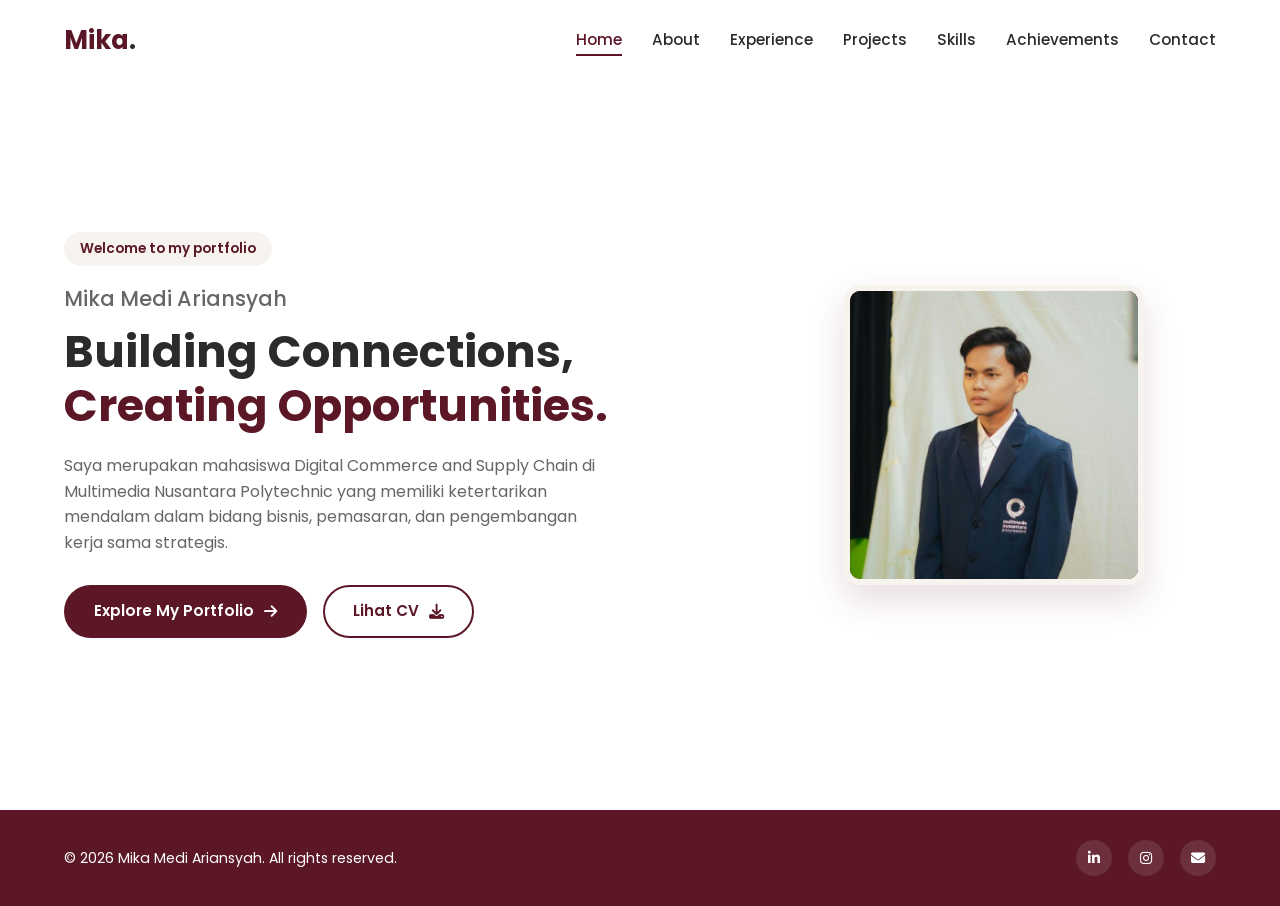
<file: index.html>
<!DOCTYPE html>
<html lang="id">
<head>
    <meta charset="UTF-8">
    <meta name="viewport" content="width=device-width, initial-scale=1.0">
    <title>Home | Mika Medi Ariansyah</title>
    <!-- Google Fonts: Poppins -->
    <link rel="preconnect" href="https://fonts.googleapis.com">
    <link rel="preconnect" href="https://fonts.gstatic.com" crossorigin>
    <link href="https://fonts.googleapis.com/css2?family=Poppins:wght@300;400;500;600;700&display=swap" rel="stylesheet">
    <!-- Font Awesome Icons -->
    <link rel="stylesheet" href="https://cdnjs.cloudflare.com/ajax/libs/font-awesome/6.4.0/css/all.min.css">
    <!-- Custom CSS -->
    <link rel="stylesheet" href="style.css">
</head>
<body>
    <!-- NAVBAR -->
    <header class="navbar" id="navbar">
        <div class="container nav-container">
            <a href="index.html" class="logo">Mika<span>.</span></a>
            
            <nav class="nav-menu" id="nav-menu">
                <ul class="nav-list">
                    <li><a href="index.html" class="nav-link active">Home</a></li>
                    <li><a href="about.html" class="nav-link">About</a></li>
                    <li><a href="experience.html" class="nav-link">Experience</a></li>
                    <li><a href="projects.html" class="nav-link">Projects</a></li>
                    <li><a href="skills.html" class="nav-link">Skills</a></li>
                    <li><a href="achievements.html" class="nav-link">Achievements</a></li>
                    <li><a href="contact.html" class="nav-link">Contact</a></li>
                </ul>
            </nav>

            <div class="hamburger" id="hamburger">
                <span class="bar"></span>
                <span class="bar"></span>
                <span class="bar"></span>
            </div>
        </div>
    </header>

    <!-- SECTION 1: HERO / HOME -->
    <section class="hero" id="home">
        <div class="container hero-container">
            <div class="hero-content reveal">
                <span class="badge">Welcome to my portfolio</span>
                <h1 class="hero-name">Mika Medi Ariansyah</h1>
                <h2 class="hero-headline">Building Connections, <span>Creating Opportunities.</span></h2>
                <p class="hero-desc">
                    Saya merupakan mahasiswa Digital Commerce and Supply Chain di Multimedia Nusantara Polytechnic yang memiliki ketertarikan mendalam dalam bidang bisnis, pemasaran, dan pengembangan kerja sama strategis.
                </p>
                <div class="hero-buttons">
                    <a href="projects.html" class="btn btn-primary">Explore My Portfolio <i class="fa-solid fa-arrow-right"></i></a>
                    <a href="CV - PART TIME.pdf" target="_blank" class="btn btn-outline">Lihat CV <i class="fa-solid fa-download"></i></a>
                </div>
            </div>
            
            <div class="hero-image reveal">
                <div class="image-wrapper">
                    <div class="profile-avatar">
                        <img src="Foto-Mika.jpeg" alt="Mika Medi Ariansyah">
                    </div>
                </div>
            </div>
        </div>
    </section>
    <!-- FOOTER -->
    <footer class="footer">
        <div class="container footer-container">
            <p>&copy; 2026 Mika Medi Ariansyah. All rights reserved.</p>
            <div class="social-links">
                <a href="#" aria-label="LinkedIn"><i class="fa-brands fa-linkedin-in"></i></a>
                <a href="#" aria-label="Instagram"><i class="fa-brands fa-instagram"></i></a>
                <a href="#" aria-label="Email"><i class="fa-solid fa-envelope"></i></a>
            </div>
        </div>
    </footer>

    <!-- BACK TO TOP BUTTON -->
    <button class="back-to-top" id="back-to-top" aria-label="Back to Top">
        <i class="fa-solid fa-chevron-up"></i>
    </button>

    <!-- PROJECT MODAL -->
    <div class="modal-overlay" id="project-modal">
        <div class="modal-content">
            <button class="modal-close" id="modal-close">&times;</button>
            <h3 id="modal-title">Project Detail</h3>
            <p id="modal-category" class="modal-cat-tag">Category</p>
            <p id="modal-desc">Detail deskripsi proyek akan muncul di sini.</p>
        </div>
    </div>

    <!-- Custom JS -->
    <script src="script.js"></script>
</body>
</html>
</file>
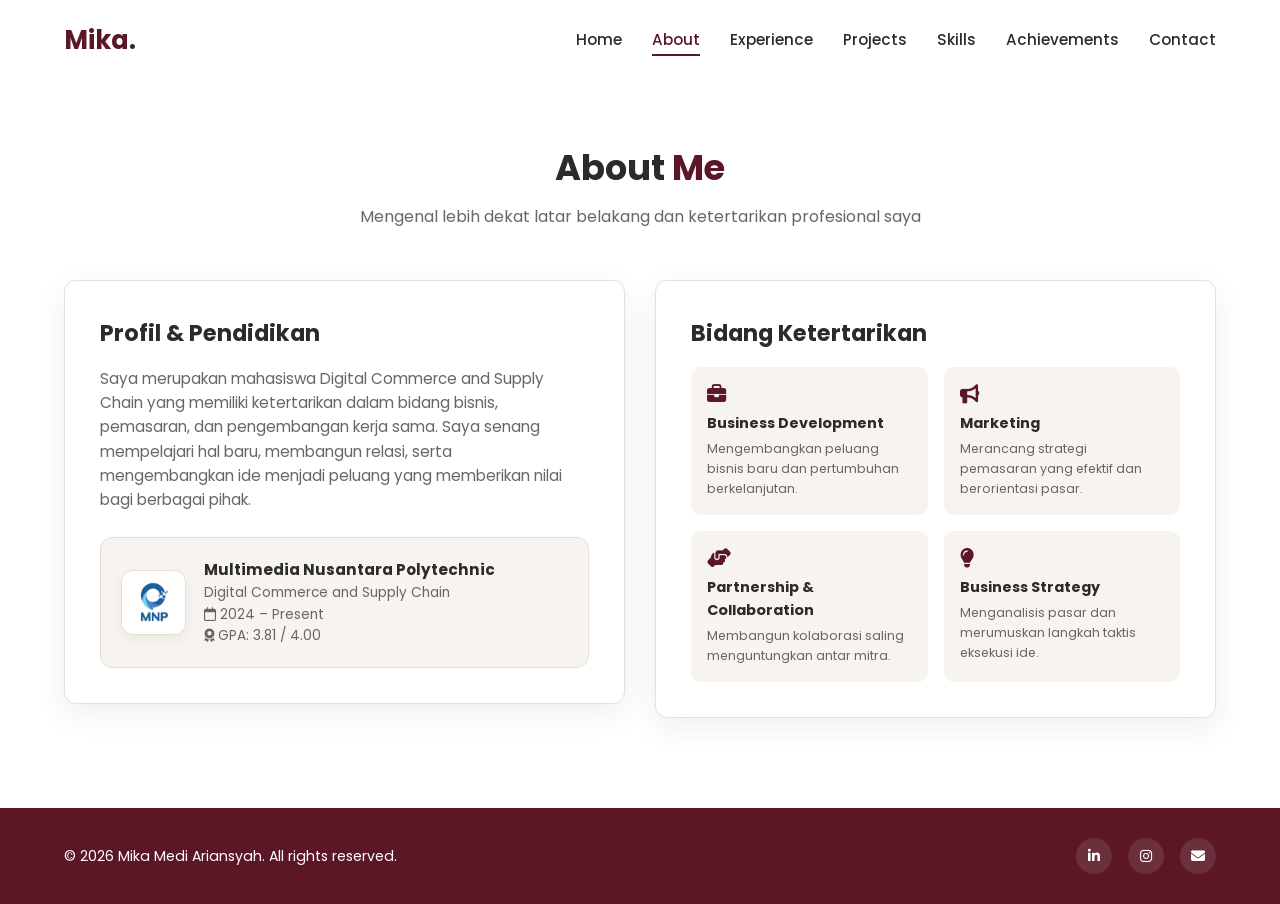
<file: about.html>
<!DOCTYPE html>
<html lang="id">
<head>
    <meta charset="UTF-8">
    <meta name="viewport" content="width=device-width, initial-scale=1.0">
    <title>About Me | Mika Medi Ariansyah</title>
    <!-- Google Fonts: Poppins -->
    <link rel="preconnect" href="https://fonts.googleapis.com">
    <link rel="preconnect" href="https://fonts.gstatic.com" crossorigin>
    <link href="https://fonts.googleapis.com/css2?family=Poppins:wght@300;400;500;600;700&display=swap" rel="stylesheet">
    <!-- Font Awesome Icons -->
    <link rel="stylesheet" href="https://cdnjs.cloudflare.com/ajax/libs/font-awesome/6.4.0/css/all.min.css">
    <!-- Custom CSS -->
    <link rel="stylesheet" href="style.css">
</head>
<body>
    <!-- NAVBAR -->
    <header class="navbar" id="navbar">
        <div class="container nav-container">
            <a href="index.html" class="logo">Mika<span>.</span></a>
            
            <nav class="nav-menu" id="nav-menu">
                <ul class="nav-list">
                    <li><a href="index.html" class="nav-link">Home</a></li>
                    <li><a href="about.html" class="nav-link active">About</a></li>
                    <li><a href="experience.html" class="nav-link">Experience</a></li>
                    <li><a href="projects.html" class="nav-link">Projects</a></li>
                    <li><a href="skills.html" class="nav-link">Skills</a></li>
                    <li><a href="achievements.html" class="nav-link">Achievements</a></li>
                    <li><a href="contact.html" class="nav-link">Contact</a></li>
                </ul>
            </nav>

            <div class="hamburger" id="hamburger">
                <span class="bar"></span>
                <span class="bar"></span>
                <span class="bar"></span>
            </div>
        </div>
    </header>

    <!-- SECTION 2: ABOUT ME -->
    <section class="about section standalone-page" id="about">
        <div class="container">
            <div class="section-title reveal">
                <h2>About <span>Me</span></h2>
                <p>Mengenal lebih dekat latar belakang dan ketertarikan profesional saya</p>
            </div>

            <div class="about-grid">
                <!-- KARTU 1: Profil & Pendidikan -->
                <div class="about-card reveal">
                    <h3>Profil & Pendidikan</h3>
                    <p class="about-text">
                        Saya merupakan mahasiswa Digital Commerce and Supply Chain yang memiliki ketertarikan dalam bidang bisnis, pemasaran, dan pengembangan kerja sama. Saya senang mempelajari hal baru, membangun relasi, serta mengembangkan ide menjadi peluang yang memberikan nilai bagi berbagai pihak.
                    </p>
                    <div class="education-box">
                        <div class="edu-icon">
                            <img src="Logo - MNP.jpg" alt="MNP Logo">
                        </div>
                        <div class="edu-details">
                            <h4>Multimedia Nusantara Polytechnic</h4>
                            <p class="edu-major">Digital Commerce and Supply Chain</p>
                            <p class="edu-period"><i class="fa-regular fa-calendar"></i> 2024 – Present</p>
                            <p class="edu-gpa"><i class="fa-solid fa-award"></i> GPA: 3.81 / 4.00</p>
                        </div>
                    </div>
                </div>

                <!-- KARTU 2: Bidang Ketertarikan -->
                <div class="about-card reveal">
                    <h3>Bidang Ketertarikan</h3>
                    <div class="interests-grid">
                        <div class="interest-item">
                            <i class="fa-solid fa-briefcase"></i>
                            <h4>Business Development</h4>
                            <p>Mengembangkan peluang bisnis baru dan pertumbuhan berkelanjutan.</p>
                        </div>
                        <div class="interest-item">
                            <i class="fa-solid fa-bullhorn"></i>
                            <h4>Marketing</h4>
                            <p>Merancang strategi pemasaran yang efektif dan berorientasi pasar.</p>
                        </div>
                        <div class="interest-item">
                            <i class="fa-solid fa-handshake-angle"></i>
                            <h4>Partnership & Collaboration</h4>
                            <p>Membangun kolaborasi saling menguntungkan antar mitra.</p>
                        </div>
                        <div class="interest-item">
                            <i class="fa-solid fa-lightbulb"></i>
                            <h4>Business Strategy</h4>
                            <p>Menganalisis pasar dan merumuskan langkah taktis eksekusi ide.</p>
                        </div>
                    </div>
                </div>
            </div>
        </div>
    </section>
    <!-- FOOTER -->
    <footer class="footer">
        <div class="container footer-container">
            <p>&copy; 2026 Mika Medi Ariansyah. All rights reserved.</p>
            <div class="social-links">
                <a href="#" aria-label="LinkedIn"><i class="fa-brands fa-linkedin-in"></i></a>
                <a href="#" aria-label="Instagram"><i class="fa-brands fa-instagram"></i></a>
                <a href="#" aria-label="Email"><i class="fa-solid fa-envelope"></i></a>
            </div>
        </div>
    </footer>

    <!-- BACK TO TOP BUTTON -->
    <button class="back-to-top" id="back-to-top" aria-label="Back to Top">
        <i class="fa-solid fa-chevron-up"></i>
    </button>

    <!-- PROJECT MODAL -->
    <div class="modal-overlay" id="project-modal">
        <div class="modal-content">
            <button class="modal-close" id="modal-close">&times;</button>
            <h3 id="modal-title">Project Detail</h3>
            <p id="modal-category" class="modal-cat-tag">Category</p>
            <p id="modal-desc">Detail deskripsi proyek akan muncul di sini.</p>
        </div>
    </div>

    <!-- Custom JS -->
    <script src="script.js"></script>
</body>
</html>
</file>
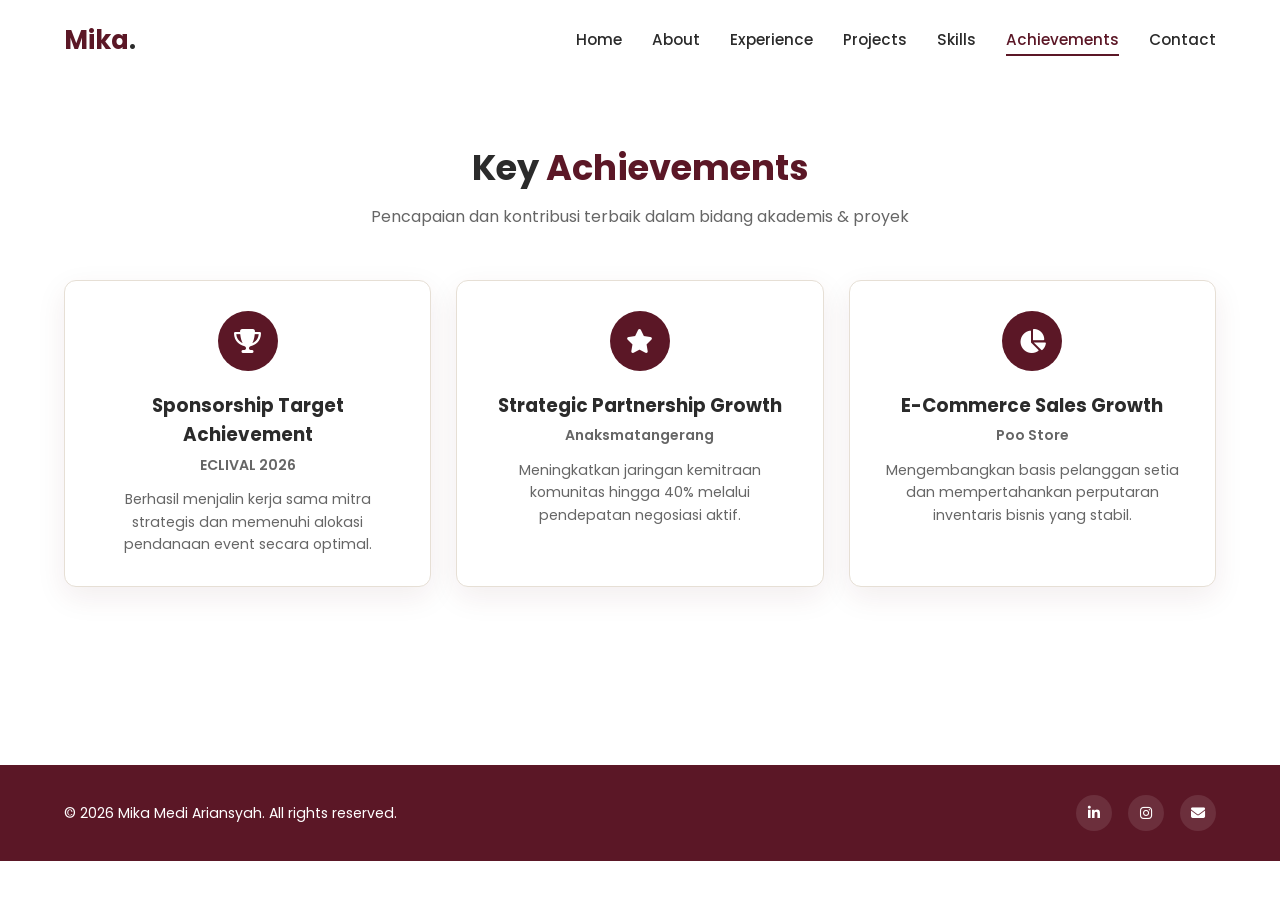
<file: achievements.html>
<!DOCTYPE html>
<html lang="id">
<head>
    <meta charset="UTF-8">
    <meta name="viewport" content="width=device-width, initial-scale=1.0">
    <title>Key Achievements | Mika Medi Ariansyah</title>
    <!-- Google Fonts: Poppins -->
    <link rel="preconnect" href="https://fonts.googleapis.com">
    <link rel="preconnect" href="https://fonts.gstatic.com" crossorigin>
    <link href="https://fonts.googleapis.com/css2?family=Poppins:wght@300;400;500;600;700&display=swap" rel="stylesheet">
    <!-- Font Awesome Icons -->
    <link rel="stylesheet" href="https://cdnjs.cloudflare.com/ajax/libs/font-awesome/6.4.0/css/all.min.css">
    <!-- Custom CSS -->
    <link rel="stylesheet" href="style.css">
</head>
<body>
    <!-- NAVBAR -->
    <header class="navbar" id="navbar">
        <div class="container nav-container">
            <a href="index.html" class="logo">Mika<span>.</span></a>
            
            <nav class="nav-menu" id="nav-menu">
                <ul class="nav-list">
                    <li><a href="index.html" class="nav-link">Home</a></li>
                    <li><a href="about.html" class="nav-link">About</a></li>
                    <li><a href="experience.html" class="nav-link">Experience</a></li>
                    <li><a href="projects.html" class="nav-link">Projects</a></li>
                    <li><a href="skills.html" class="nav-link">Skills</a></li>
                    <li><a href="achievements.html" class="nav-link active">Achievements</a></li>
                    <li><a href="contact.html" class="nav-link">Contact</a></li>
                </ul>
            </nav>

            <div class="hamburger" id="hamburger">
                <span class="bar"></span>
                <span class="bar"></span>
                <span class="bar"></span>
            </div>
        </div>
    </header>

    <!-- SECTION 6: ACHIEVEMENTS -->
    <section class="achievements section standalone-page" id="achievements">
        <div class="container">
            <div class="section-title reveal">
                <h2>Key <span>Achievements</span></h2>
                <p>Pencapaian dan kontribusi terbaik dalam bidang akademis & proyek</p>
            </div>

            <div class="achievements-grid">
                <div class="achievement-card reveal">
                    <div class="achievement-badge"><i class="fa-solid fa-trophy"></i></div>
                    <h3>Sponsorship Target Achievement</h3>
                    <p class="achievement-org">ECLIVAL 2026</p>
                    <p>Berhasil menjalin kerja sama mitra strategis dan memenuhi alokasi pendanaan event secara optimal.</p>
                </div>

                <div class="achievement-card reveal">
                    <div class="achievement-badge"><i class="fa-solid fa-star"></i></div>
                    <h3>Strategic Partnership Growth</h3>
                    <p class="achievement-org">Anaksmatangerang</p>
                    <p>Meningkatkan jaringan kemitraan komunitas hingga 40% melalui pendepatan negosiasi aktif.</p>
                </div>

                <div class="achievement-card reveal">
                    <div class="achievement-badge"><i class="fa-solid fa-chart-pie"></i></div>
                    <h3>E-Commerce Sales Growth</h3>
                    <p class="achievement-org">Poo Store</p>
                    <p>Mengembangkan basis pelanggan setia dan mempertahankan perputaran inventaris bisnis yang stabil.</p>
                </div>
            </div>
        </div>
    </section>
    <!-- FOOTER -->
    <footer class="footer">
        <div class="container footer-container">
            <p>&copy; 2026 Mika Medi Ariansyah. All rights reserved.</p>
            <div class="social-links">
                <a href="#" aria-label="LinkedIn"><i class="fa-brands fa-linkedin-in"></i></a>
                <a href="#" aria-label="Instagram"><i class="fa-brands fa-instagram"></i></a>
                <a href="#" aria-label="Email"><i class="fa-solid fa-envelope"></i></a>
            </div>
        </div>
    </footer>

    <!-- BACK TO TOP BUTTON -->
    <button class="back-to-top" id="back-to-top" aria-label="Back to Top">
        <i class="fa-solid fa-chevron-up"></i>
    </button>

    <!-- PROJECT MODAL -->
    <div class="modal-overlay" id="project-modal">
        <div class="modal-content">
            <button class="modal-close" id="modal-close">&times;</button>
            <h3 id="modal-title">Project Detail</h3>
            <p id="modal-category" class="modal-cat-tag">Category</p>
            <p id="modal-desc">Detail deskripsi proyek akan muncul di sini.</p>
        </div>
    </div>

    <!-- Custom JS -->
    <script src="script.js"></script>
</body>
</html>
</file>
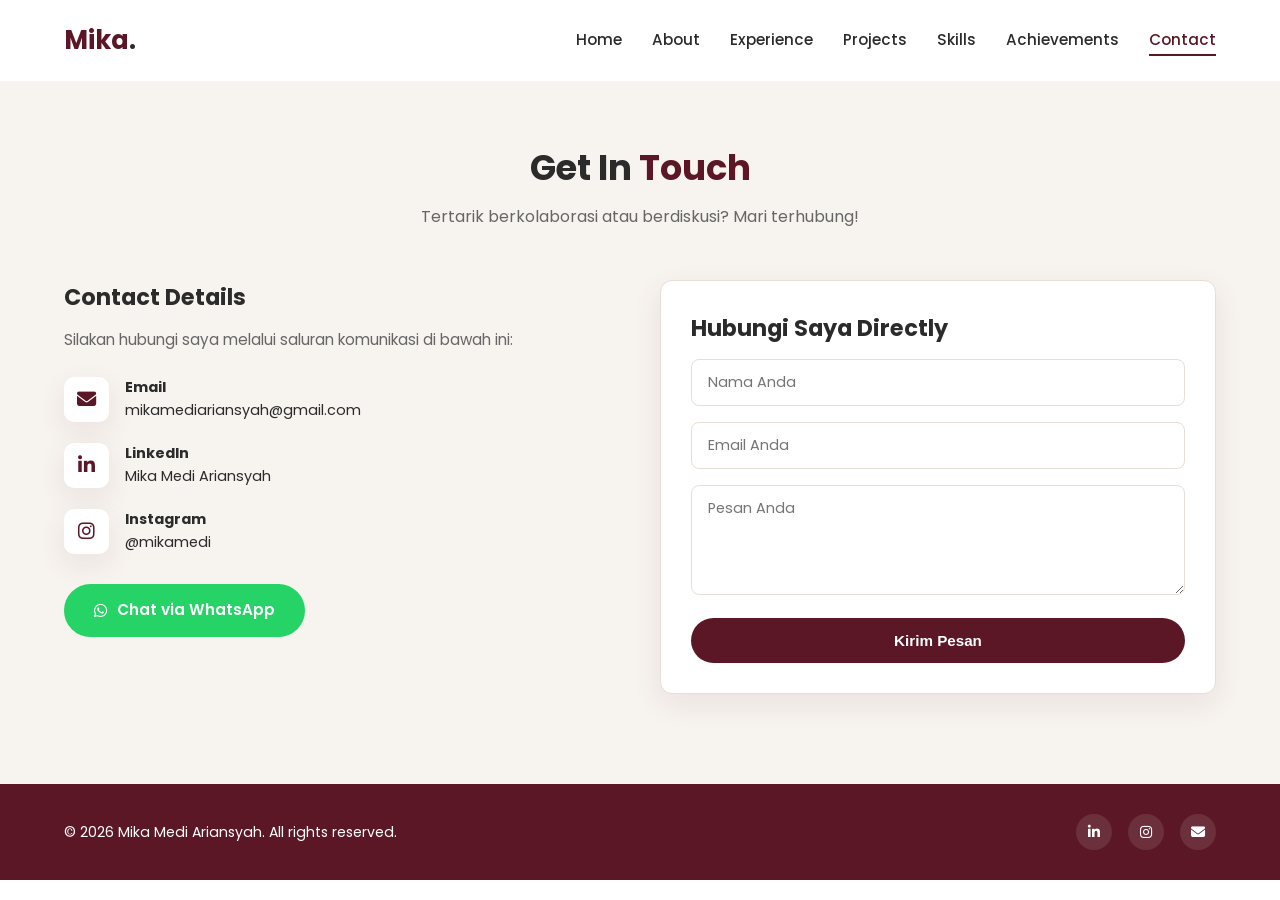
<file: contact.html>
<!DOCTYPE html>
<html lang="id">
<head>
    <meta charset="UTF-8">
    <meta name="viewport" content="width=device-width, initial-scale=1.0">
    <title>Contact | Mika Medi Ariansyah</title>
    <!-- Google Fonts: Poppins -->
    <link rel="preconnect" href="https://fonts.googleapis.com">
    <link rel="preconnect" href="https://fonts.gstatic.com" crossorigin>
    <link href="https://fonts.googleapis.com/css2?family=Poppins:wght@300;400;500;600;700&display=swap" rel="stylesheet">
    <!-- Font Awesome Icons -->
    <link rel="stylesheet" href="https://cdnjs.cloudflare.com/ajax/libs/font-awesome/6.4.0/css/all.min.css">
    <!-- Custom CSS -->
    <link rel="stylesheet" href="style.css">
</head>
<body>
    <!-- NAVBAR -->
    <header class="navbar" id="navbar">
        <div class="container nav-container">
            <a href="index.html" class="logo">Mika<span>.</span></a>
            
            <nav class="nav-menu" id="nav-menu">
                <ul class="nav-list">
                    <li><a href="index.html" class="nav-link">Home</a></li>
                    <li><a href="about.html" class="nav-link">About</a></li>
                    <li><a href="experience.html" class="nav-link">Experience</a></li>
                    <li><a href="projects.html" class="nav-link">Projects</a></li>
                    <li><a href="skills.html" class="nav-link">Skills</a></li>
                    <li><a href="achievements.html" class="nav-link">Achievements</a></li>
                    <li><a href="contact.html" class="nav-link active">Contact</a></li>
                </ul>
            </nav>

            <div class="hamburger" id="hamburger">
                <span class="bar"></span>
                <span class="bar"></span>
                <span class="bar"></span>
            </div>
        </div>
    </header>

    <!-- SECTION 7: CONTACT -->
    <section class="contact section light-bg standalone-page" id="contact">
        <div class="container">
            <div class="section-title reveal">
                <h2>Get In <span>Touch</span></h2>
                <p>Tertarik berkolaborasi atau berdiskusi? Mari terhubung!</p>
            </div>

            <div class="contact-wrapper">
                <div class="contact-info reveal">
                    <h3>Contact Details</h3>
                    <p>Silakan hubungi saya melalui saluran komunikasi di bawah ini:</p>

                    <div class="info-item">
                        <div class="info-icon"><i class="fa-solid fa-envelope"></i></div>
                        <div>
                            <h4>Email</h4>
                            <p>mikamediariansyah@gmail.com</p>
                        </div>
                    </div>

                    <div class="info-item">
                        <div class="info-icon"><i class="fa-brands fa-linkedin-in"></i></div>
                        <div>
                            <h4>LinkedIn</h4>
                            <p>Mika Medi Ariansyah</p>
                        </div>
                    </div>

                    <div class="info-item">
                        <div class="info-icon"><i class="fa-brands fa-instagram"></i></div>
                        <div>
                            <h4>Instagram</h4>
                            <p>@mikamedi</p>
                        </div>
                    </div>

                    <div class="wa-action">
                        <a href="https://wa.me/6281234567890" target="_blank" class="btn btn-whatsapp">
                            <i class="fa-brands fa-whatsapp"></i> Chat via WhatsApp
                        </a>
                    </div>
                </div>

                <div class="contact-card-box reveal">
                    <h3>Hubungi Saya Directly</h3>
                    <form id="contact-form" onsubmit="event.preventDefault(); alert('Terima kasih! Pesan Anda telah terkirim.');">
                        <div class="form-group">
                            <input type="text" placeholder="Nama Anda" required>
                        </div>
                        <div class="form-group">
                            <input type="email" placeholder="Email Anda" required>
                        </div>
                        <div class="form-group">
                            <textarea rows="4" placeholder="Pesan Anda" required></textarea>
                        </div>
                        <button type="submit" class="btn btn-primary btn-full">Kirim Pesan</button>
                    </form>
                </div>
            </div>
        </div>
    </section>
    <!-- FOOTER -->
    <footer class="footer">
        <div class="container footer-container">
            <p>&copy; 2026 Mika Medi Ariansyah. All rights reserved.</p>
            <div class="social-links">
                <a href="#" aria-label="LinkedIn"><i class="fa-brands fa-linkedin-in"></i></a>
                <a href="#" aria-label="Instagram"><i class="fa-brands fa-instagram"></i></a>
                <a href="#" aria-label="Email"><i class="fa-solid fa-envelope"></i></a>
            </div>
        </div>
    </footer>

    <!-- BACK TO TOP BUTTON -->
    <button class="back-to-top" id="back-to-top" aria-label="Back to Top">
        <i class="fa-solid fa-chevron-up"></i>
    </button>

    <!-- PROJECT MODAL -->
    <div class="modal-overlay" id="project-modal">
        <div class="modal-content">
            <button class="modal-close" id="modal-close">&times;</button>
            <h3 id="modal-title">Project Detail</h3>
            <p id="modal-category" class="modal-cat-tag">Category</p>
            <p id="modal-desc">Detail deskripsi proyek akan muncul di sini.</p>
        </div>
    </div>

    <!-- Custom JS -->
    <script src="script.js"></script>
</body>
</html>
</file>
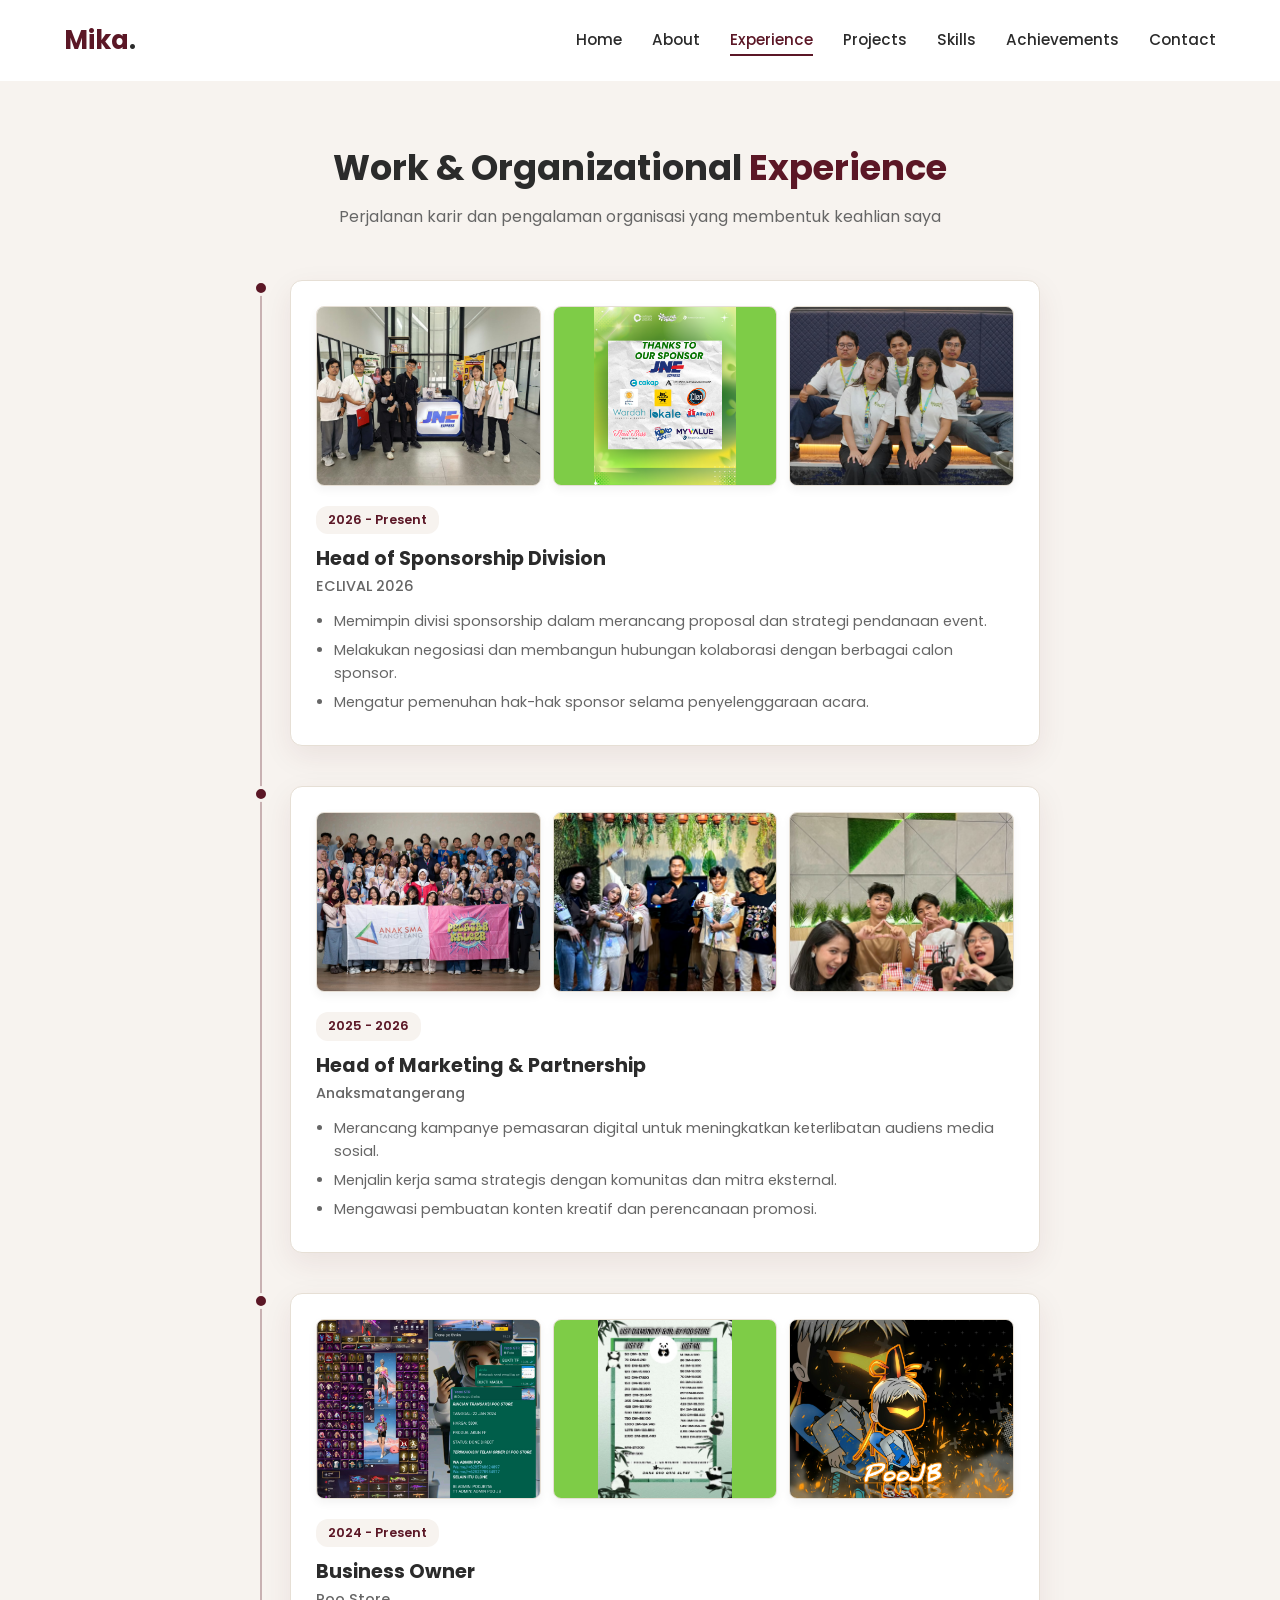
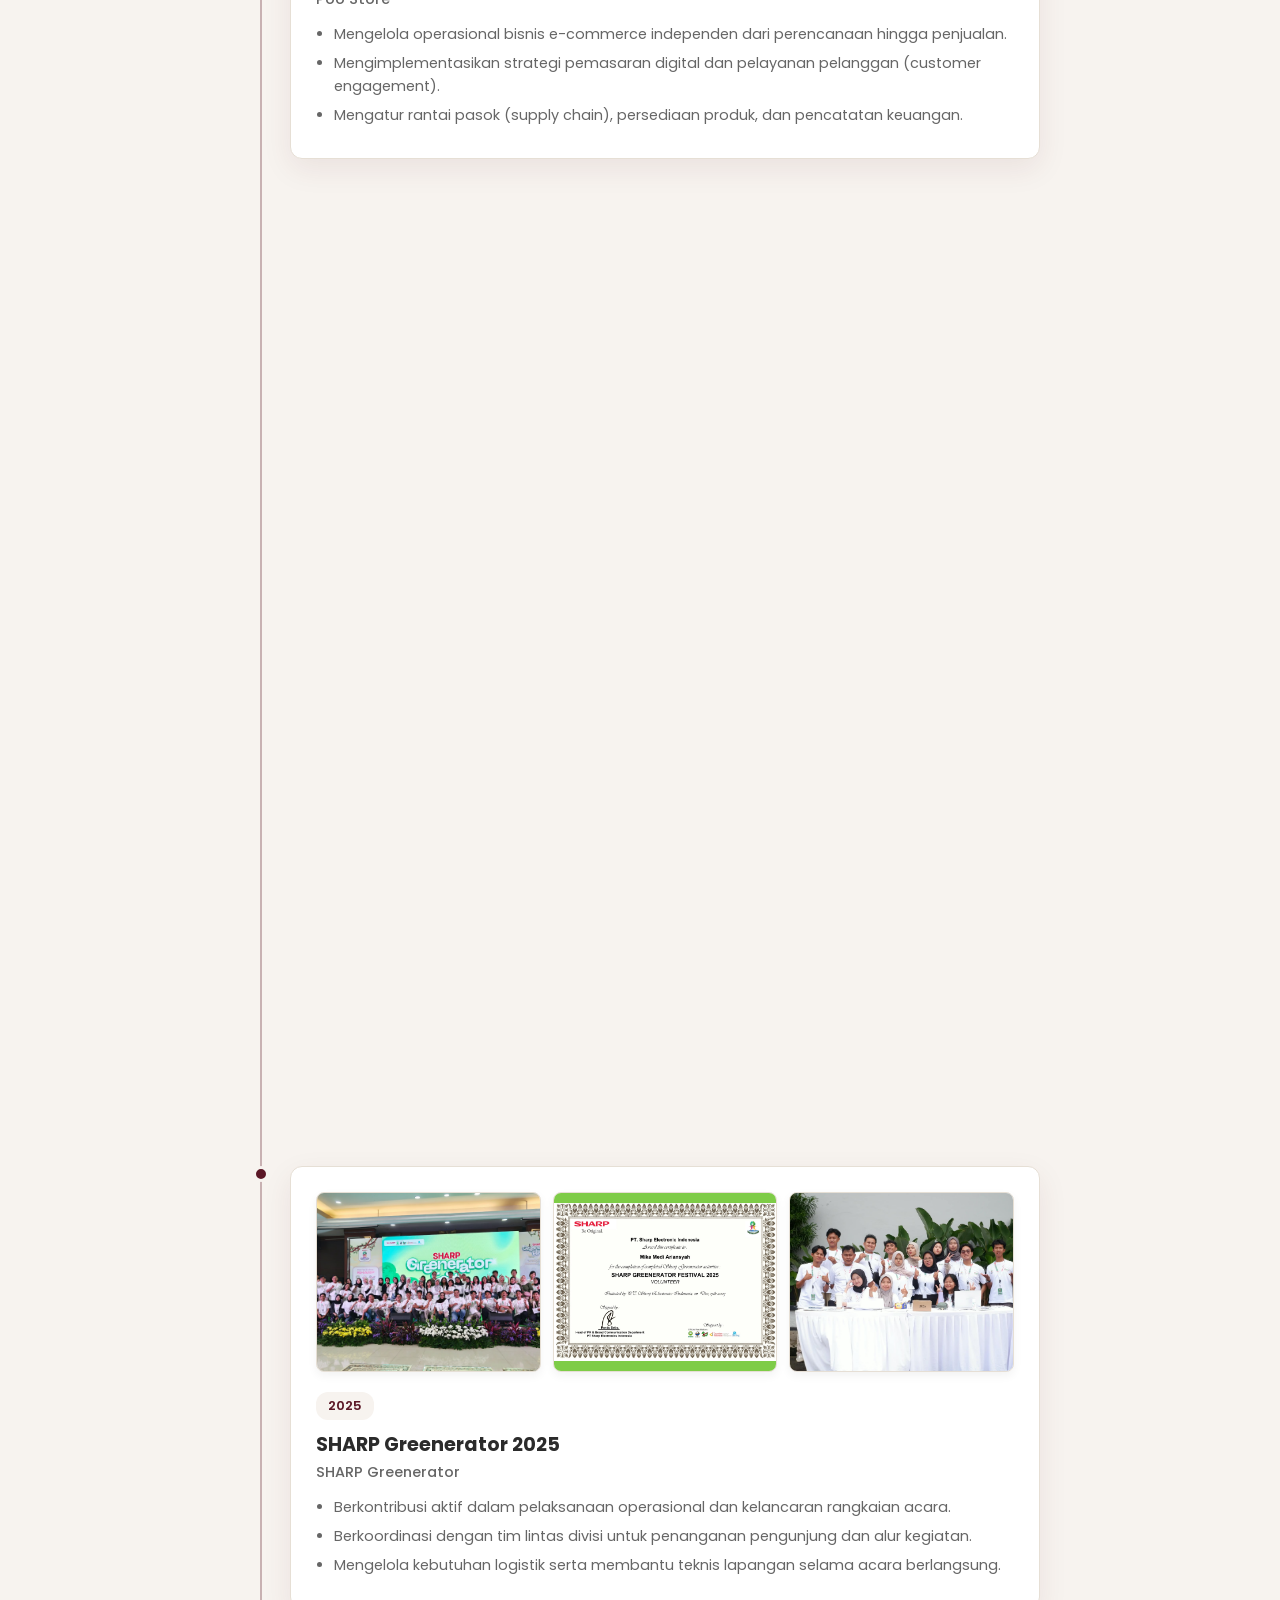
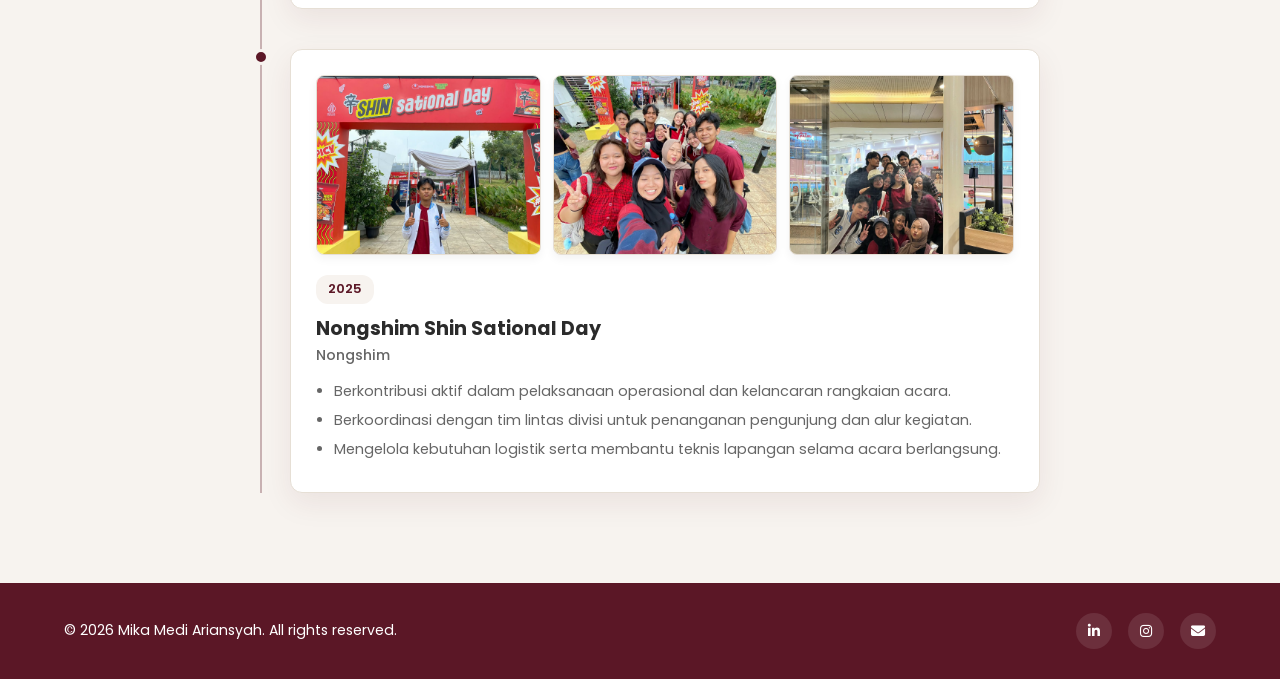
<file: experience.html>
<!DOCTYPE html>
<html lang="id">
<head>
    <meta charset="UTF-8">
    <meta name="viewport" content="width=device-width, initial-scale=1.0">
    <title>Experience | Mika Medi Ariansyah</title>
    <!-- Google Fonts: Poppins -->
    <link rel="preconnect" href="https://fonts.googleapis.com">
    <link rel="preconnect" href="https://fonts.gstatic.com" crossorigin>
    <link href="https://fonts.googleapis.com/css2?family=Poppins:wght@300;400;500;600;700&display=swap" rel="stylesheet">
    <!-- Font Awesome Icons -->
    <link rel="stylesheet" href="https://cdnjs.cloudflare.com/ajax/libs/font-awesome/6.4.0/css/all.min.css">
    <!-- Custom CSS -->
    <link rel="stylesheet" href="style.css">
</head>
<body>
    <!-- NAVBAR -->
    <header class="navbar" id="navbar">
        <div class="container nav-container">
            <a href="index.html" class="logo">Mika<span>.</span></a>
            
            <nav class="nav-menu" id="nav-menu">
                <ul class="nav-list">
                    <li><a href="index.html" class="nav-link">Home</a></li>
                    <li><a href="about.html" class="nav-link">About</a></li>
                    <li><a href="experience.html" class="nav-link active">Experience</a></li>
                    <li><a href="projects.html" class="nav-link">Projects</a></li>
                    <li><a href="skills.html" class="nav-link">Skills</a></li>
                    <li><a href="achievements.html" class="nav-link">Achievements</a></li>
                    <li><a href="contact.html" class="nav-link">Contact</a></li>
                </ul>
            </nav>

            <div class="hamburger" id="hamburger">
                <span class="bar"></span>
                <span class="bar"></span>
                <span class="bar"></span>
            </div>
        </div>
    </header>

    <!-- SECTION 3: EXPERIENCE -->
    <section class="experience section light-bg standalone-page" id="experience">
        <div class="container">
            <div class="section-title reveal">
                <h2>Work & Organizational <span>Experience</span></h2>
                <p>Perjalanan karir dan pengalaman organisasi yang membentuk keahlian saya</p>
            </div>

            <div class="timeline">
                <!-- 1. ECLIVAL 2026 -->
                <div class="timeline-item reveal">
                    <div class="timeline-dot"></div>
                    <div class="timeline-content">
                        <div class="exp-gallery">
                            <div class="gallery-item">
                                <img src="Sponsor x JNE.jpeg" alt="Kerja Sama Sponsor JNE Express">
                            </div>
                            <div class="gallery-item">
                                <img src="THANKS SPONSOR.png" alt="Thanks Our Sponsor" class="fit-contain">
                            </div>
                            <div class="gallery-item">
                                <img src="Sponsor - ECLIVAL.jpeg" alt="Tim Sponsorship ECLIVAL 2026">
                            </div>
                        </div>
                        <span class="timeline-date">2026 - Present</span>
                        <h3>Head of Sponsorship Division</h3>
                        <h4 class="company">ECLIVAL 2026</h4>
                        <ul>
                            <li>Memimpin divisi sponsorship dalam merancang proposal dan strategi pendanaan event.</li>
                            <li>Melakukan negosiasi dan membangun hubungan kolaborasi dengan berbagai calon sponsor.</li>
                            <li>Mengatur pemenuhan hak-hak sponsor selama penyelenggaraan acara.</li>
                        </ul>
                    </div>
                </div>

                <!-- 2. Anaksmatangerang -->
                <div class="timeline-item reveal">
                    <div class="timeline-dot"></div>
                    <div class="timeline-content">
                        <div class="exp-gallery">
                            <div class="gallery-item">
                                <img src="Foto AST Full Batch.jpeg" alt="Kegiatan Komunitas Anaksmatangerang">
                            </div>
                            <div class="gallery-item">
                                <img src="ASTeam Leader.jpeg" alt="Dokumentasi Kegiatan Marketing">
                            </div>
                            <div class="gallery-item">
                                <img src="ASTeam Marketing & Partnership.jpeg" alt="Tim Marketing & Partnership">
                            </div>
                        </div>
                        <span class="timeline-date">2025 - 2026</span>
                        <h3>Head of Marketing & Partnership</h3>
                        <h4 class="company">Anaksmatangerang</h4>
                        <ul>
                            <li>Merancang kampanye pemasaran digital untuk meningkatkan keterlibatan audiens media sosial.</li>
                            <li>Menjalin kerja sama strategis dengan komunitas dan mitra eksternal.</li>
                            <li>Mengawasi pembuatan konten kreatif dan perencanaan promosi.</li>
                        </ul>
                    </div>
                </div>

                <!-- 3. Business Owner (Poo Store) -->
                <div class="timeline-item reveal">
                    <div class="timeline-dot"></div>
                    <div class="timeline-content">
                        <div class="exp-gallery">
                            <div class="gallery-item">
                                <img src="Bukti Jual Akun.jpeg" alt="Operasional Bisnis Poo Store">
                            </div>
                            <div class="gallery-item">
                                <img src="List Topup.jpeg" alt="Pricelist Diamond FF & ML Poo Store" class="fit-contain">
                            </div>
                            <div class="gallery-item">
                                <img src="Logo Poo Jb.jpeg" alt="Pemasaran E-commerce">
                            </div>
                        </div>
                        <span class="timeline-date">2024 - Present</span>
                        <h3>Business Owner</h3>
                        <h4 class="company">Poo Store</h4>
                        <ul>
                            <li>Mengelola operasional bisnis e-commerce independen dari perencanaan hingga penjualan.</li>
                            <li>Mengimplementasikan strategi pemasaran digital dan pelayanan pelanggan (customer engagement).</li>
                            <li>Mengatur rantai pasok (supply chain), persediaan produk, dan pencatatan keuangan.</li>
                        </ul>
                    </div>
                </div>

                <!-- 4. Junior Barista (F&B Retail) -->
                <div class="timeline-item reveal">
                    <div class="timeline-dot"></div>
                    <div class="timeline-content">
                        <div class="exp-gallery">
                            <div class="gallery-item">
                                <img src="Latte Art.jpeg" alt="Proses Brewing & Pembuatan Kopi">
                            </div>
                            <div class="gallery-item">
                                <img src="Tim Barista.jpeg" alt="Operasional Bar & Pelayanan F&B">
                            </div>
                            <div class="gallery-item">
                                <img src="Barista Kaca.jpeg" alt="Tim Barista & Daily Standup">
                            </div>
                        </div>
                        <span class="timeline-date">2023 - 2024</span>
                        <h3>Junior Barista</h3>
                        <h4 class="company">F&B Retail</h4>
                        <ul>
                            <li>Melayani pelanggan secara profesional dan menjaga kepuasan konsumen.</li>
                            <li>Berkomunikasi secara efektif dalam tim untuk menjaga efisiensi operasional harian.</li>
                            <li>Memahami prinsip dasar manajemen stok dan kualitas produk F&B.</li>
                        </ul>
                    </div>
                </div>

                <!-- 5. Exhibitor IFBC 2025 -->
                <div class="timeline-item reveal">
                    <div class="timeline-dot"></div>
                    <div class="timeline-content">
                        <div class="exp-gallery">
                            <div class="gallery-item">
                                <img src="IFBC2025.jpeg" alt="Dokumentasi Kegiatan Volunteer 1">
                            </div>
                            <div class="gallery-item">
                                <img src="IFBC BOOTH.jpeg" alt="Dokumentasi Kegiatan Volunteer 2">
                            </div>
                            <div class="gallery-item">
                                <img src="EXHIBITOR IFBC 2025.jpeg" alt="Dokumentasi Kegiatan Volunteer 3">
                            </div>
                        </div>
                        <span class="timeline-date">2025</span>
                        <h3>Exhibitor IFBC 2025</h3>
                        <h4 class="company">Multimedia Nusantara Polytechnic</h4>
                        <ul>
                            <li>Berkontribusi aktif dalam pelaksanaan operasional dan kelancaran rangkaian acara.</li>
                            <li>Berkoordinasi dengan tim lintas divisi untuk penanganan pengunjung dan alur kegiatan.</li>
                            <li>Mengelola kebutuhan logistik serta membantu teknis lapangan selama acara berlangsung.</li>
                        </ul>
                    </div>
                </div>

                <!-- 6. SHARP Greenerator 2025 -->
                <div class="timeline-item reveal">
                    <div class="timeline-dot"></div>
                    <div class="timeline-content">
                        <div class="exp-gallery">
                            <div class="gallery-item">
                                <img src="SG 1.jpeg" alt="Dokumentasi Kegiatan Volunteer 1">
                            </div>
                            <div class="gallery-item">
                                <img src="Sertif SHARP.jpeg" alt="Dokumentasi Kegiatan Volunteer 2" class="fit-contain">
                            </div>
                            <div class="gallery-item">
                                <img src="SG 3.jpeg" alt="Dokumentasi Kegiatan Volunteer 3">
                            </div>
                        </div>
                        <span class="timeline-date">2025</span>
                        <h3>SHARP Greenerator 2025</h3>
                        <h4 class="company">SHARP Greenerator</h4>
                        <ul>
                            <li>Berkontribusi aktif dalam pelaksanaan operasional dan kelancaran rangkaian acara.</li>
                            <li>Berkoordinasi dengan tim lintas divisi untuk penanganan pengunjung dan alur kegiatan.</li>
                            <li>Mengelola kebutuhan logistik serta membantu teknis lapangan selama acara berlangsung.</li>
                        </ul>
                    </div>
                </div>

                <!-- 7. Nongshim Shin Sational Day -->
                <div class="timeline-item reveal">
                    <div class="timeline-dot"></div>
                    <div class="timeline-content">
                        <div class="exp-gallery">
                            <div class="gallery-item">
                                <img src="Nongshim 3.jpeg" alt="Dokumentasi Kegiatan Volunteer 1">
                            </div>
                            <div class="gallery-item">
                                <img src="Nongshim 2.jpeg" alt="Dokumentasi Kegiatan Volunteer 2">
                            </div>
                            <div class="gallery-item">
                                <img src="Nongshim 1.jpeg" alt="Dokumentasi Kegiatan Volunteer 3">
                            </div>
                        </div>
                        <span class="timeline-date">2025</span>
                        <h3>Nongshim Shin Sational Day</h3>
                        <h4 class="company">Nongshim</h4>
                        <ul>
                            <li>Berkontribusi aktif dalam pelaksanaan operasional dan kelancaran rangkaian acara.</li>
                            <li>Berkoordinasi dengan tim lintas divisi untuk penanganan pengunjung dan alur kegiatan.</li>
                            <li>Mengelola kebutuhan logistik serta membantu teknis lapangan selama acara berlangsung.</li>
                        </ul>
                    </div>
                </div>
            </div>
        </div>
    </section>
    <!-- FOOTER -->
    <footer class="footer">
        <div class="container footer-container">
            <p>&copy; 2026 Mika Medi Ariansyah. All rights reserved.</p>
            <div class="social-links">
                <a href="#" aria-label="LinkedIn"><i class="fa-brands fa-linkedin-in"></i></a>
                <a href="#" aria-label="Instagram"><i class="fa-brands fa-instagram"></i></a>
                <a href="#" aria-label="Email"><i class="fa-solid fa-envelope"></i></a>
            </div>
        </div>
    </footer>

    <!-- BACK TO TOP BUTTON -->
    <button class="back-to-top" id="back-to-top" aria-label="Back to Top">
        <i class="fa-solid fa-chevron-up"></i>
    </button>

    <!-- PROJECT MODAL -->
    <div class="modal-overlay" id="project-modal">
        <div class="modal-content">
            <button class="modal-close" id="modal-close">&times;</button>
            <h3 id="modal-title">Project Detail</h3>
            <p id="modal-category" class="modal-cat-tag">Category</p>
            <p id="modal-desc">Detail deskripsi proyek akan muncul di sini.</p>
        </div>
    </div>

    <!-- Custom JS -->
    <script src="script.js"></script>
</body>
</html>
</file>
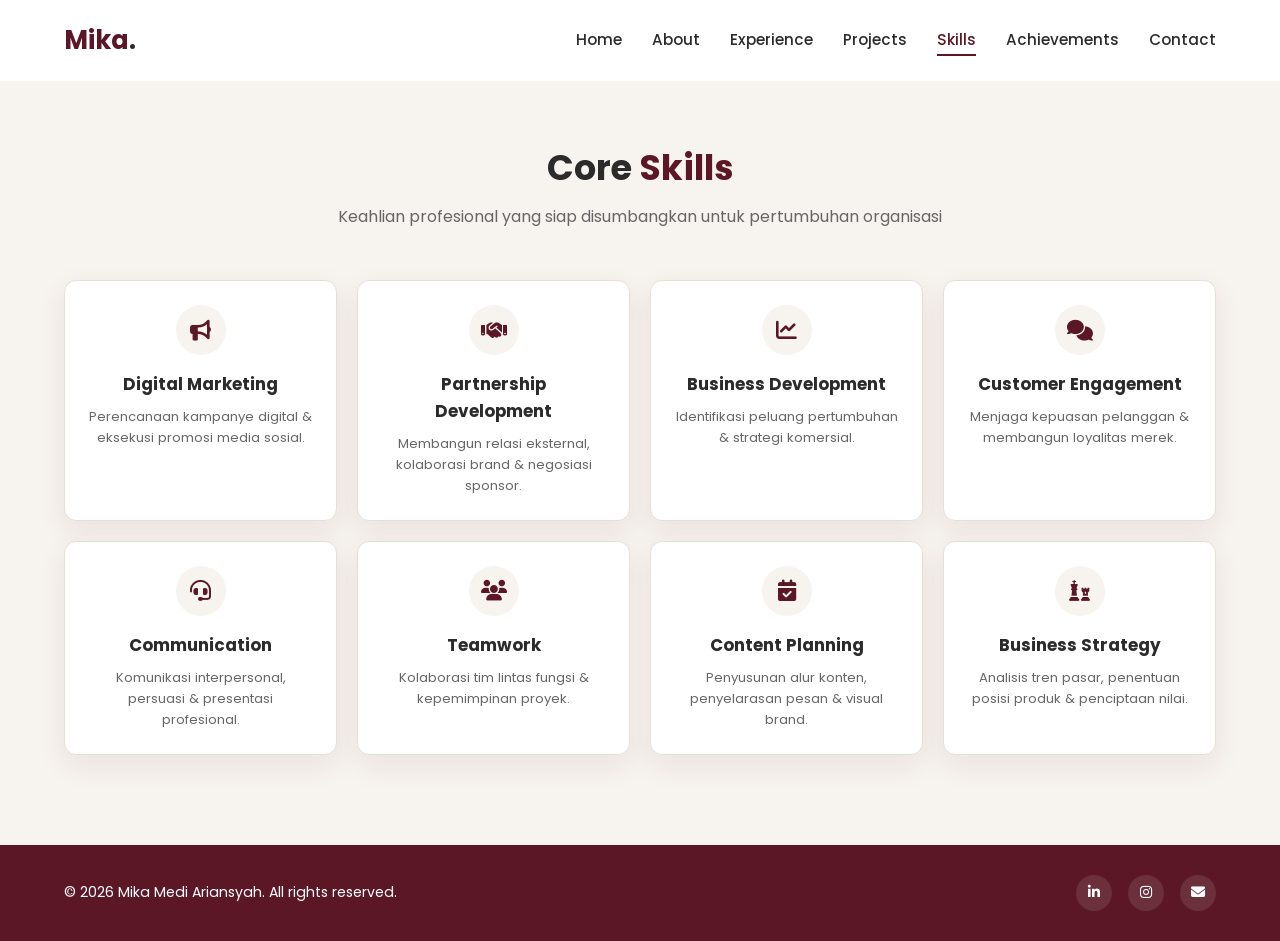
<file: skills.html>
<!DOCTYPE html>
<html lang="id">
<head>
    <meta charset="UTF-8">
    <meta name="viewport" content="width=device-width, initial-scale=1.0">
    <title>Core Skills | Mika Medi Ariansyah</title>
    <!-- Google Fonts: Poppins -->
    <link rel="preconnect" href="https://fonts.googleapis.com">
    <link rel="preconnect" href="https://fonts.gstatic.com" crossorigin>
    <link href="https://fonts.googleapis.com/css2?family=Poppins:wght@300;400;500;600;700&display=swap" rel="stylesheet">
    <!-- Font Awesome Icons -->
    <link rel="stylesheet" href="https://cdnjs.cloudflare.com/ajax/libs/font-awesome/6.4.0/css/all.min.css">
    <!-- Custom CSS -->
    <link rel="stylesheet" href="style.css">
</head>
<body>
    <!-- NAVBAR -->
    <header class="navbar" id="navbar">
        <div class="container nav-container">
            <a href="index.html" class="logo">Mika<span>.</span></a>
            
            <nav class="nav-menu" id="nav-menu">
                <ul class="nav-list">
                    <li><a href="index.html" class="nav-link">Home</a></li>
                    <li><a href="about.html" class="nav-link">About</a></li>
                    <li><a href="experience.html" class="nav-link">Experience</a></li>
                    <li><a href="projects.html" class="nav-link">Projects</a></li>
                    <li><a href="skills.html" class="nav-link active">Skills</a></li>
                    <li><a href="achievements.html" class="nav-link">Achievements</a></li>
                    <li><a href="contact.html" class="nav-link">Contact</a></li>
                </ul>
            </nav>

            <div class="hamburger" id="hamburger">
                <span class="bar"></span>
                <span class="bar"></span>
                <span class="bar"></span>
            </div>
        </div>
    </header>

    <!-- SECTION 5: SKILLS -->
    <section class="skills section light-bg standalone-page" id="skills">
        <div class="container">
            <div class="section-title reveal">
                <h2>Core <span>Skills</span></h2>
                <p>Keahlian profesional yang siap disumbangkan untuk pertumbuhan organisasi</p>
            </div>

            <div class="skills-grid">
                <div class="skill-card reveal">
                    <div class="skill-icon"><i class="fa-solid fa-bullhorn"></i></div>
                    <h3>Digital Marketing</h3>
                    <p>Perencanaan kampanye digital & eksekusi promosi media sosial.</p>
                </div>

                <div class="skill-card reveal">
                    <div class="skill-icon"><i class="fa-solid fa-handshake"></i></div>
                    <h3>Partnership Development</h3>
                    <p>Membangun relasi eksternal, kolaborasi brand & negosiasi sponsor.</p>
                </div>

                <div class="skill-card reveal">
                    <div class="skill-icon"><i class="fa-solid fa-chart-line"></i></div>
                    <h3>Business Development</h3>
                    <p>Identifikasi peluang pertumbuhan & strategi komersial.</p>
                </div>

                <div class="skill-card reveal">
                    <div class="skill-icon"><i class="fa-solid fa-comments"></i></div>
                    <h3>Customer Engagement</h3>
                    <p>Menjaga kepuasan pelanggan & membangun loyalitas merek.</p>
                </div>

                <div class="skill-card reveal">
                    <div class="skill-icon"><i class="fa-solid fa-headset"></i></div>
                    <h3>Communication</h3>
                    <p>Komunikasi interpersonal, persuasi & presentasi profesional.</p>
                </div>

                <div class="skill-card reveal">
                    <div class="skill-icon"><i class="fa-solid fa-users"></i></div>
                    <h3>Teamwork</h3>
                    <p>Kolaborasi tim lintas fungsi & kepemimpinan proyek.</p>
                </div>

                <div class="skill-card reveal">
                    <div class="skill-icon"><i class="fa-solid fa-calendar-check"></i></div>
                    <h3>Content Planning</h3>
                    <p>Penyusunan alur konten, penyelarasan pesan & visual brand.</p>
                </div>

                <div class="skill-card reveal">
                    <div class="skill-icon"><i class="fa-solid fa-chess"></i></div>
                    <h3>Business Strategy</h3>
                    <p>Analisis tren pasar, penentuan posisi produk & penciptaan nilai.</p>
                </div>
            </div>
        </div>
    </section>
    <!-- FOOTER -->
    <footer class="footer">
        <div class="container footer-container">
            <p>&copy; 2026 Mika Medi Ariansyah. All rights reserved.</p>
            <div class="social-links">
                <a href="#" aria-label="LinkedIn"><i class="fa-brands fa-linkedin-in"></i></a>
                <a href="#" aria-label="Instagram"><i class="fa-brands fa-instagram"></i></a>
                <a href="#" aria-label="Email"><i class="fa-solid fa-envelope"></i></a>
            </div>
        </div>
    </footer>

    <!-- BACK TO TOP BUTTON -->
    <button class="back-to-top" id="back-to-top" aria-label="Back to Top">
        <i class="fa-solid fa-chevron-up"></i>
    </button>

    <!-- PROJECT MODAL -->
    <div class="modal-overlay" id="project-modal">
        <div class="modal-content">
            <button class="modal-close" id="modal-close">&times;</button>
            <h3 id="modal-title">Project Detail</h3>
            <p id="modal-category" class="modal-cat-tag">Category</p>
            <p id="modal-desc">Detail deskripsi proyek akan muncul di sini.</p>
        </div>
    </div>

    <!-- Custom JS -->
    <script src="script.js"></script>
</body>
</html>
</file>
<file: style.css>
/* ==========================================
   FILENAME: style.css
   Style definitions for Mika Medi Ariansyah Portfolio
   Color Palette: Maroon (#5B1726), Cream (#F7F3EF), White (#FFFFFF)
   ========================================== */

/* 1. RESET & CSS VARIABLES */
:root {
    --primary-maroon: #5B1726;
    --primary-maroon-hover: #42101B;
    --cream-bg: #F7F3EF;
    --cream-accent: #EFE8DF;
    --white: #FFFFFF;
    --text-dark: #2B2B2B;
    --text-muted: #666666;
    --border-color: #E6DFD5;
    --shadow-soft: 0 10px 30px rgba(91, 23, 38, 0.08);
    --shadow-hover: 0 15px 35px rgba(91, 23, 38, 0.15);
    --transition: all 0.3s cubic-bezier(0.25, 0.8, 0.25, 1);
    --radius: 12px;
}

* {
    margin: 0;
    padding: 0;
    box-sizing: border-box;
    scroll-behavior: smooth;
}

body {
    font-family: 'Poppins', sans-serif;
    background-color: var(--white);
    color: var(--text-dark);
    line-height: 1.6;
    overflow-x: hidden;
}

a {
    text-decoration: none;
    color: inherit;
}

ul {
    list-style: none;
}

/* 2. REUSABLE CLASSES */
.container {
    max-width: 1200px;
    margin: 0 auto;
    padding: 0 24px;
}

.section {
    padding: 90px 0;
}

/* Penyesuaian agar halaman terpisah (standalone) tidak tertutup navbar fixed */
.standalone-page {
    padding-top: 140px;
    min-height: 85vh;
}

.light-bg {
    background-color: var(--cream-bg);
}

.section-title {
    text-align: center;
    margin-bottom: 50px;
}

.section-title h2 {
    font-size: 2.2rem;
    font-weight: 700;
    color: var(--text-dark);
}

.section-title h2 span {
    color: var(--primary-maroon);
}

.section-title p {
    color: var(--text-muted);
    font-size: 1rem;
    margin-top: 8px;
}

/* Buttons */
.btn {
    display: inline-flex;
    align-items: center;
    justify-content: center;
    gap: 10px;
    padding: 12px 28px;
    border-radius: 30px;
    font-size: 0.95rem;
    font-weight: 600;
    cursor: pointer;
    transition: var(--transition);
    border: 2px solid transparent;
}

.btn-primary {
    background-color: var(--primary-maroon);
    color: var(--white);
}

.btn-primary:hover {
    background-color: var(--primary-maroon-hover);
    transform: translateY(-3px);
    box-shadow: 0 8px 20px rgba(91, 23, 38, 0.25);
}

.btn-outline {
    background-color: transparent;
    border-color: var(--primary-maroon);
    color: var(--primary-maroon);
}

.btn-outline:hover {
    background-color: var(--primary-maroon);
    color: var(--white);
    transform: translateY(-3px);
}

.btn-whatsapp {
    background-color: #25D366;
    color: var(--white);
}

.btn-whatsapp:hover {
    background-color: #1EBE5D;
    transform: translateY(-3px);
}

.btn-text {
    background: none;
    border: none;
    color: var(--primary-maroon);
    font-weight: 600;
    cursor: pointer;
    display: inline-flex;
    align-items: center;
    gap: 8px;
    padding: 0;
    transition: var(--transition);
}

.btn-text:hover {
    gap: 12px;
}

/* 3. NAVBAR */
.navbar {
    position: fixed;
    top: 0;
    left: 0;
    width: 100%;
    z-index: 1000;
    transition: var(--transition);
    background-color: rgba(255, 255, 255, 0.95);
    backdrop-filter: blur(10px);
    border-bottom: 1px solid transparent;
}

.navbar.scrolled {
    box-shadow: 0 4px 20px rgba(0, 0, 0, 0.05);
    border-bottom-color: var(--border-color);
}

.nav-container {
    display: flex;
    justify-content: space-between;
    align-items: center;
    height: 80px;
}

.logo {
    font-size: 1.6rem;
    font-weight: 700;
    color: var(--primary-maroon);
}

.logo span {
    color: var(--text-dark);
}

.nav-list {
    display: flex;
    gap: 30px;
}

.nav-link {
    font-size: 0.95rem;
    font-weight: 500;
    color: var(--text-dark);
    position: relative;
    transition: var(--transition);
}

.nav-link:hover, .nav-link.active {
    color: var(--primary-maroon);
}

.nav-link::after {
    content: '';
    position: absolute;
    bottom: -6px;
    left: 0;
    width: 0;
    height: 2px;
    background-color: var(--primary-maroon);
    transition: var(--transition);
}

.nav-link:hover::after, .nav-link.active::after {
    width: 100%;
}

.hamburger {
    display: none;
    cursor: pointer;
    flex-direction: column;
    gap: 5px;
}

.bar {
    width: 25px;
    height: 3px;
    background-color: var(--primary-maroon);
    border-radius: 2px;
    transition: var(--transition);
}

/* 4. HERO SECTION */
.hero {
    padding-top: 150px;
    padding-bottom: 90px;
    min-height: 90vh;
    display: flex;
    align-items: center;
    background-color: var(--white);
}

.hero-container {
    display: grid;
    grid-template-columns: 1.2fr 0.8fr;
    gap: 40px;
    align-items: center;
}

.badge {
    display: inline-block;
    padding: 6px 16px;
    background-color: var(--cream-bg);
    color: var(--primary-maroon);
    font-size: 0.85rem;
    font-weight: 600;
    border-radius: 20px;
    margin-bottom: 16px;
}

.hero-name {
    font-size: 1.3rem;
    color: var(--text-muted);
    font-weight: 500;
}

.hero-headline {
    font-size: 2.8rem;
    font-weight: 700;
    line-height: 1.2;
    margin: 10px 0 20px 0;
    color: var(--text-dark);
}

.hero-headline span {
    color: var(--primary-maroon);
}

.hero-desc {
    font-size: 1rem;
    color: var(--text-muted);
    margin-bottom: 30px;
    max-width: 550px;
}

.hero-buttons {
    display: flex;
    gap: 16px;
    flex-wrap: wrap;
}

.hero-image {
    display: flex;
    justify-content: center;
}

.image-wrapper {
    position: relative;
    width: 300px;
    height: 300px;
}

.profile-avatar {
    width: 100%;
    height: 100%;
    border-radius: 16px;
    background: linear-gradient(135deg, var(--primary-maroon), #8C293E);
    display: flex;
    align-items: center;
    justify-content: center;
    box-shadow: var(--shadow-hover);
    border: 6px solid var(--cream-bg);
    overflow: hidden;
}

.profile-avatar img {
    width: 100%;
    height: 100%;
    object-fit: cover;
    object-position: center top;
    display: block;
}

/* 5. ABOUT SECTION */
.about-grid {
    display: grid;
    grid-template-columns: 1fr 1fr;
    gap: 30px;
    align-items: start;
}

.about-card {
    background-color: var(--white);
    padding: 35px;
    border-radius: var(--radius);
    box-shadow: var(--shadow-soft);
    border: 1px solid var(--border-color);
}

.card-icon {
    width: 50px;
    height: 50px;
    background-color: var(--cream-bg);
    color: var(--primary-maroon);
    border-radius: 10px;
    display: flex;
    align-items: center;
    justify-content: center;
    font-size: 1.3rem;
    margin-bottom: 20px;
}

.about-card h3 {
    font-size: 1.4rem;
    margin-bottom: 15px;
}

.about-text {
    color: var(--text-muted);
    font-size: 0.95rem;
    margin-bottom: 24px;
}

.education-box {
    display: flex;
    align-items: center;
    gap: 18px;
    padding: 20px;
    background-color: var(--cream-bg);
    border-radius: 12px;
    border: 1px solid var(--border-color);
}

.edu-icon {
    width: 65px;
    height: 65px;
    background-color: var(--white);
    border-radius: 12px;
    padding: 8px;
    display: flex;
    align-items: center;
    justify-content: center;
    flex-shrink: 0;
    box-shadow: 0 4px 12px rgba(0, 0, 0, 0.05);
    border: 1px solid var(--border-color);
}

.edu-icon img {
    width: 100%;
    height: 100%;
    object-fit: contain;
}

.education-box h4 {
    font-size: 0.95rem;
}

.education-box p {
    font-size: 0.85rem;
    color: var(--text-muted);
}

.interests-grid {
    display: grid;
    grid-template-columns: 1fr 1fr;
    gap: 16px;
}

.interest-item {
    background-color: var(--cream-bg);
    padding: 16px;
    border-radius: 10px;
}

.interest-item i {
    color: var(--primary-maroon);
    font-size: 1.2rem;
    margin-bottom: 8px;
}

.interest-item h4 {
    font-size: 0.9rem;
    margin-bottom: 4px;
}

.interest-item p {
    font-size: 0.78rem;
    color: var(--text-muted);
}

/* 6. EXPERIENCE SECTION */
.timeline {
    position: relative;
    max-width: 800px;
    margin: 0 auto;
    width: 100%;
    box-sizing: border-box;
}

.timeline::before {
    content: '';
    position: absolute;
    top: 0;
    left: 20px;
    height: 100%;
    width: 2px;
    background-color: var(--primary-maroon);
    opacity: 0.3;
}

.timeline-item {
    position: relative;
    padding-left: 50px;
    margin-bottom: 40px;
    width: 100%;
    box-sizing: border-box;
}

.timeline-item:last-child {
    margin-bottom: 0;
}

.timeline-dot {
    position: absolute;
    top: 0;
    left: 13px;
    width: 16px;
    height: 16px;
    border-radius: 50%;
    background-color: var(--primary-maroon);
    border: 3px solid var(--cream-bg);
}

.timeline-content {
    background-color: var(--white);
    padding: 25px;
    border-radius: var(--radius);
    box-shadow: var(--shadow-soft);
    border: 1px solid var(--border-color);
    width: 100%;
    box-sizing: border-box;
}

.timeline-date {
    display: inline-block;
    font-size: 0.8rem;
    font-weight: 600;
    color: var(--primary-maroon);
    background-color: var(--cream-bg);
    padding: 4px 12px;
    border-radius: 12px;
    margin-bottom: 10px;
}

.timeline-content h3 {
    font-size: 1.2rem;
}

.company {
    font-size: 0.9rem;
    color: var(--text-muted);
    font-weight: 500;
    margin-bottom: 12px;
}

.timeline-content ul {
    padding-left: 18px;
}

.timeline-content li {
    font-size: 0.9rem;
    color: var(--text-muted);
    margin-bottom: 6px;
    list-style-type: disc;
}

.exp-gallery {
    display: grid;
    grid-template-columns: repeat(3, minmax(0, 1fr)) !important;
    gap: 12px;
    margin-bottom: 20px;
    width: 100%;
    box-sizing: border-box;
}

.gallery-item {
    position: relative;
    height: 180px;
    border-radius: 8px;
    overflow: hidden;
    border: 1px solid var(--border-color);
    box-shadow: 0 4px 10px rgba(0, 0, 0, 0.05);
    background-color: var(--white);
    min-width: 0;
    width: 100%;
}

.gallery-item img {
    width: 100%;
    height: 100%;
    object-fit: cover;
    object-position: center;
    transition: transform 0.4s ease;
    display: block;
}

.gallery-item img.fit-contain {
    object-fit: contain !important;
    object-position: center !important;
    background-color: #7ecc47 !important;
    padding: 0 !important;
}

.gallery-item:hover img {
    transform: scale(1.06);
}

/* 7. PROJECTS SECTION */
.projects-grid {
    display: grid;
    grid-template-columns: repeat(auto-fit, minmax(260px, 1fr));
    gap: 24px;
    width: 100%;
}

.project-card {
    background-color: var(--white);
    border-radius: 12px;
    overflow: hidden;
    border: 1px solid var(--border-color);
    box-shadow: var(--shadow-soft);
    display: flex;
    flex-direction: column;
    transition: transform 0.3s ease, box-shadow 0.3s ease;
}

.project-card:hover {
    transform: translateY(-5px);
    box-shadow: 0 10px 20px rgba(0, 0, 0, 0.08);
}

.project-img {
    position: relative;
    width: 100%;
    height: 190px;
    background-color: var(--cream-bg);
    overflow: hidden;
}

.project-img img {
    width: 100%;
    height: 100%;
    object-fit: cover;
    object-position: center;
    display: block;
    transition: transform 0.4s ease;
}

.project-card:hover .project-img img {
    transform: scale(1.06);
}

.project-badge {
    position: absolute;
    top: 12px;
    right: 12px;
    width: 36px;
    height: 36px;
    background-color: var(--primary-maroon);
    color: #ffffff;
    border-radius: 50%;
    display: flex;
    align-items: center;
    justify-content: center;
    font-size: 0.9rem;
    box-shadow: 0 2px 8px rgba(0, 0, 0, 0.2);
    z-index: 2;
}

.project-info {
    padding: 20px;
    display: flex;
    flex-direction: column;
    flex-grow: 1;
}

.project-category {
    font-size: 0.75rem;
    font-weight: 700;
    text-transform: uppercase;
    color: var(--primary-maroon);
    margin-bottom: 8px;
    letter-spacing: 0.5px;
}

.project-info h3 {
    font-size: 1.15rem;
    margin-bottom: 10px;
    color: var(--text-color);
}

.project-info p {
    font-size: 0.88rem;
    color: var(--text-muted);
    line-height: 1.5;
    margin-bottom: 16px;
    flex-grow: 1;
}

.btn-modal {
    background: none;
    border: none;
    padding: 0;
    font-size: 0.88rem;
    font-weight: 600;
    color: var(--primary-maroon);
    cursor: pointer;
    display: inline-flex;
    align-items: center;
    gap: 8px;
    transition: gap 0.3s ease;
    align-self: flex-start;
}

.btn-modal:hover {
    gap: 12px;
}

/* 8. SKILLS SECTION */
.skills-grid {
    display: grid;
    grid-template-columns: repeat(auto-fit, minmax(220px, 1fr));
    gap: 20px;
}

.skill-card {
    background-color: var(--white);
    padding: 24px;
    border-radius: var(--radius);
    text-align: center;
    box-shadow: var(--shadow-soft);
    border: 1px solid var(--border-color);
    transition: var(--transition);
}

.skill-card:hover {
    border-color: var(--primary-maroon);
    transform: translateY(-5px);
}

.skill-icon {
    width: 50px;
    height: 50px;
    margin: 0 auto 16px auto;
    background-color: var(--cream-bg);
    color: var(--primary-maroon);
    border-radius: 50%;
    display: flex;
    align-items: center;
    justify-content: center;
    font-size: 1.3rem;
}

.skill-card h3 {
    font-size: 1.05rem;
    margin-bottom: 8px;
}

.skill-card p {
    font-size: 0.82rem;
    color: var(--text-muted);
}

/* 9. ACHIEVEMENTS SECTION */
.achievements-grid {
    display: grid;
    grid-template-columns: repeat(auto-fit, minmax(280px, 1fr));
    gap: 25px;
}

.achievement-card {
    background-color: var(--white);
    padding: 30px;
    border-radius: var(--radius);
    box-shadow: var(--shadow-soft);
    border: 1px solid var(--border-color);
    text-align: center;
}

.achievement-badge {
    width: 60px;
    height: 60px;
    background-color: var(--primary-maroon);
    color: var(--white);
    border-radius: 50%;
    display: flex;
    align-items: center;
    justify-content: center;
    font-size: 1.5rem;
    margin: 0 auto 20px auto;
}

.achievement-card h3 {
    font-size: 1.15rem;
    margin-bottom: 4px;
}

.achievement-org {
    font-size: 0.85rem;
    font-weight: 600;
    color: var(--primary-maroon);
    margin-bottom: 12px;
}

.achievement-card p {
    font-size: 0.88rem;
    color: var(--text-muted);
}

/* 10. CONTACT SECTION */
.contact-wrapper {
    display: grid;
    grid-template-columns: 1fr 1fr;
    gap: 40px;
}

.contact-info h3, .contact-card-box h3 {
    font-size: 1.4rem;
    margin-bottom: 12px;
}

.contact-info p {
    color: var(--text-muted);
    font-size: 0.95rem;
    margin-bottom: 24px;
}

.info-item {
    display: flex;
    align-items: center;
    gap: 16px;
    margin-bottom: 20px;
}

.info-icon {
    width: 45px;
    height: 45px;
    background-color: var(--white);
    color: var(--primary-maroon);
    border-radius: 10px;
    display: flex;
    align-items: center;
    justify-content: center;
    font-size: 1.2rem;
    box-shadow: var(--shadow-soft);
}

.info-item h4 {
    font-size: 0.9rem;
}

.info-item p {
    margin-bottom: 0;
    font-size: 0.9rem;
    color: var(--text-dark);
}

.wa-action {
    margin-top: 30px;
}

.contact-card-box {
    background-color: var(--white);
    padding: 30px;
    border-radius: var(--radius);
    box-shadow: var(--shadow-soft);
    border: 1px solid var(--border-color);
}

.form-group {
    margin-bottom: 16px;
}

.form-group input, .form-group textarea {
    width: 100%;
    padding: 12px 16px;
    border-radius: 8px;
    border: 1px solid var(--border-color);
    font-family: inherit;
    font-size: 0.9rem;
    outline: none;
    transition: var(--transition);
}

.form-group input:focus, .form-group textarea:focus {
    border-color: var(--primary-maroon);
}

.btn-full {
    width: 100%;
}

/* 11. FOOTER */
.footer {
    background-color: var(--primary-maroon);
    color: var(--white);
    padding: 30px 0;
}

.footer-container {
    display: flex;
    justify-content: space-between;
    align-items: center;
    font-size: 0.88rem;
}

.social-links {
    display: flex;
    gap: 16px;
}

.social-links a {
    width: 36px;
    height: 36px;
    border-radius: 50%;
    background-color: rgba(255, 255, 255, 0.1);
    display: flex;
    align-items: center;
    justify-content: center;
    transition: var(--transition);
}

.social-links a:hover {
    background-color: var(--white);
    color: var(--primary-maroon);
}

/* 12. BACK TO TOP BUTTON */
.back-to-top {
    position: fixed;
    bottom: 30px;
    right: 30px;
    width: 45px;
    height: 45px;
    background-color: var(--primary-maroon);
    color: var(--white);
    border: none;
    border-radius: 50%;
    cursor: pointer;
    display: flex;
    align-items: center;
    justify-content: center;
    box-shadow: var(--shadow-hover);
    opacity: 0;
    visibility: hidden;
    transition: var(--transition);
    z-index: 99;
}

.back-to-top.show {
    opacity: 1;
    visibility: visible;
}

.back-to-top:hover {
    background-color: var(--primary-maroon-hover);
    transform: translateY(-3px);
}

/* 13. PROJECT MODAL */
.modal-overlay {
    position: fixed;
    top: 0;
    left: 0;
    width: 100%;
    height: 100%;
    background-color: rgba(0, 0, 0, 0.6);
    display: flex;
    align-items: center;
    justify-content: center;
    opacity: 0;
    visibility: hidden;
    transition: var(--transition);
    z-index: 2000;
}

.modal-overlay.active {
    opacity: 1;
    visibility: visible;
}

.modal-content {
    background-color: var(--white);
    padding: 35px;
    border-radius: var(--radius);
    max-width: 500px;
    width: 90%;
    position: relative;
}

.modal-close {
    position: absolute;
    top: 15px;
    right: 20px;
    font-size: 1.8rem;
    background: none;
    border: none;
    cursor: pointer;
    color: var(--text-muted);
}

.modal-cat-tag {
    font-size: 0.8rem;
    color: var(--primary-maroon);
    font-weight: 600;
    margin: 8px 0 16px 0;
}

/* 14. SCROLL REVEAL ANIMATION */
.reveal {
    opacity: 0;
    transform: translateY(30px);
    transition: all 0.8s ease-out;
}

.reveal.active {
    opacity: 1;
    transform: translateY(0);
}

/* 15. RESPONSIVE DESIGN */
@media (max-width: 992px) {
    .hero-container {
        grid-template-columns: 1fr;
        text-align: center;
    }

    .hero-desc {
        margin: 0 auto 30px auto;
    }

    .hero-buttons {
        justify-content: center;
    }

    .about-grid, .contact-wrapper {
        grid-template-columns: 1fr;
    }
}

@media (max-width: 768px) {
    .hamburger {
        display: flex;
    }

    .nav-menu {
        position: fixed;
        top: 80px;
        left: -100%;
        width: 100%;
        background-color: var(--white);
        box-shadow: 0 10px 20px rgba(0, 0, 0, 0.05);
        padding: 30px 0;
        transition: var(--transition);
    }

    .nav-menu.active {
        left: 0;
    }

    .nav-list {
        flex-direction: column;
        align-items: center;
        gap: 20px;
    }

    .hero-headline {
        font-size: 2.1rem;
    }

    .interests-grid {
        grid-template-columns: 1fr;
    }

    .footer-container {
        flex-direction: column;
        gap: 16px;
        text-align: center;
    }
}
</file>
